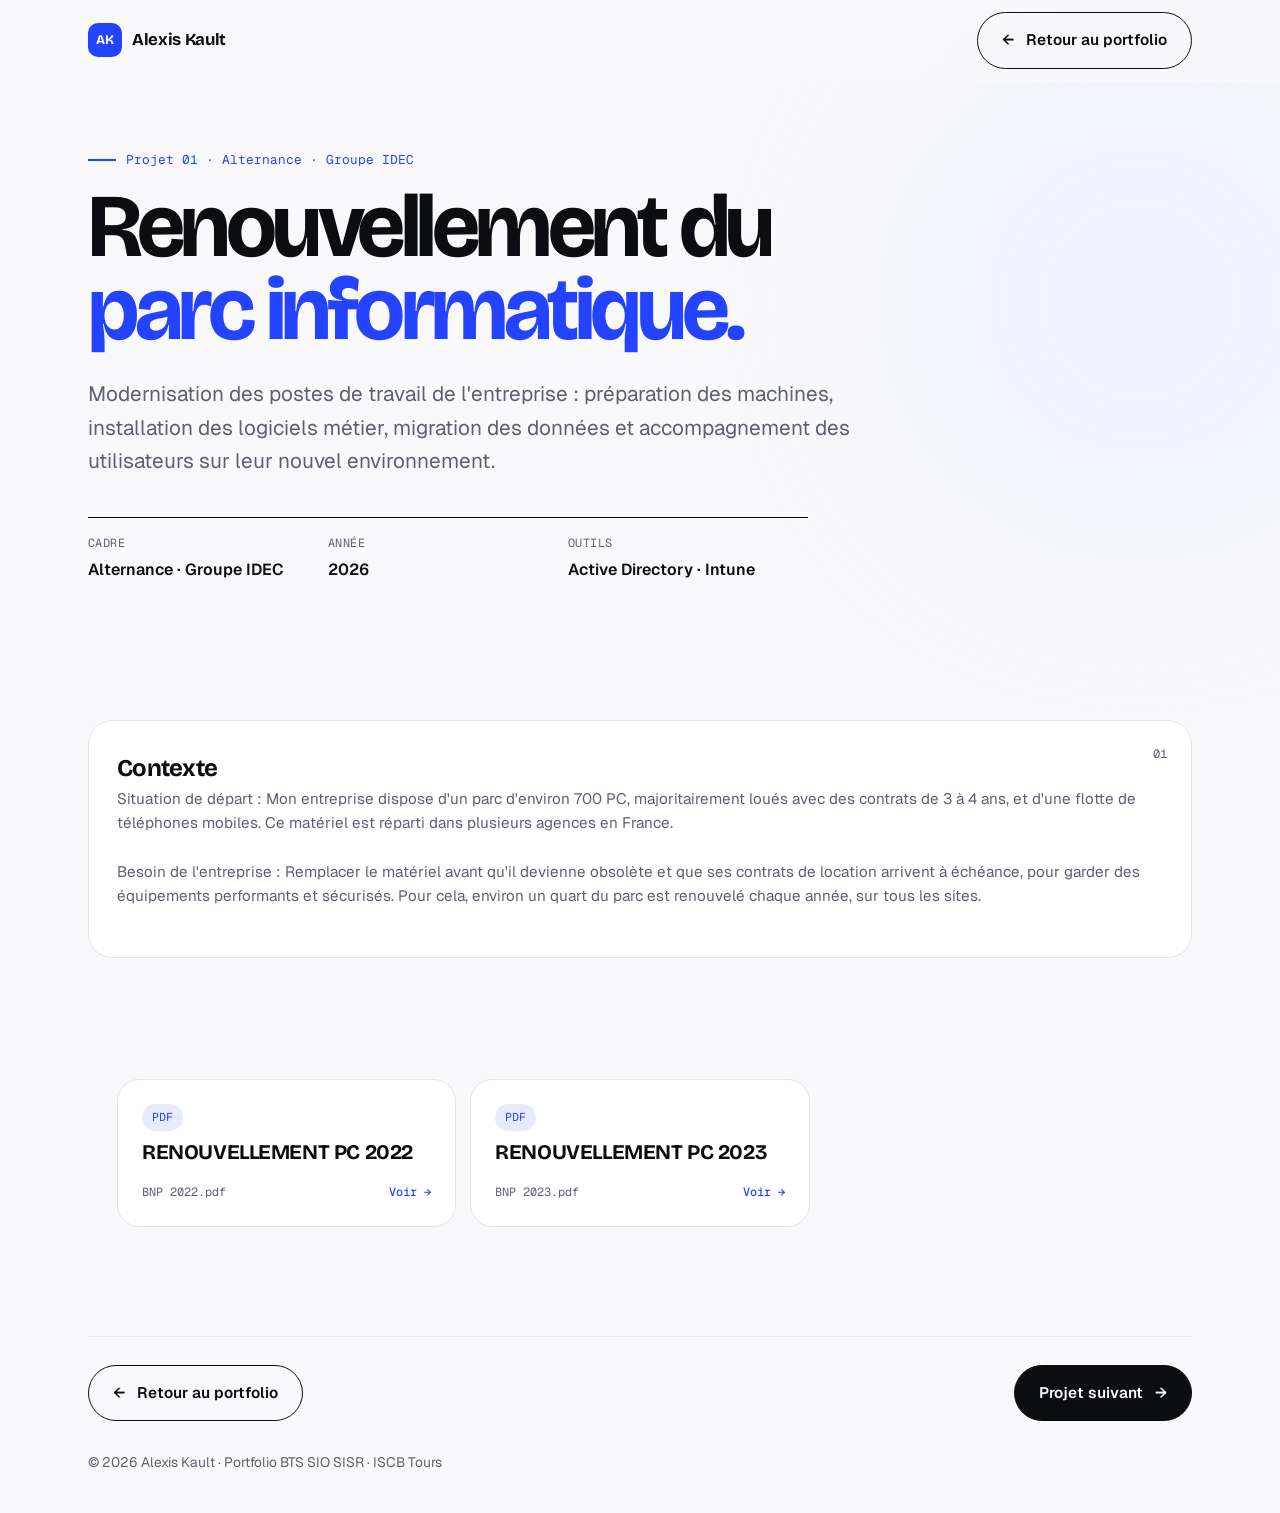
<file: projet-1.html>
<!DOCTYPE html>
<html lang="fr"><head>
<meta charset="utf-8">
<meta name="viewport" content="width=device-width, initial-scale=1">
<title>Renouvellement du parc informatique · Alexis Kault</title>
<meta name="description" content="Renouvellement du parc informatique : projet réalisé par Alexis Kault dans le cadre du BTS SIO SISR.">
<link rel="icon" href="data:image/svg+xml,%3Csvg xmlns='http://www.w3.org/2000/svg' viewBox='0 0 64 64'%3E%3Crect width='64' height='64' rx='16' fill='%232443ff'/%3E%3Ctext x='32' y='43' font-family='Arial' font-weight='800' font-size='30' fill='white' text-anchor='middle'%3EAK%3C/text%3E%3C/svg%3E">
<script>document.documentElement.classList.add("js");try{var t=localStorage.getItem('ak-theme');if(t)document.documentElement.dataset.theme=t}catch(e){}</script>
<link rel="preconnect" href="https://fonts.googleapis.com">
<link rel="preconnect" href="https://fonts.gstatic.com" crossorigin="">
<link href="https://fonts.googleapis.com/css2?family=Bricolage+Grotesque:opsz,wght@12..96,400..800&amp;family=Geist:wght@400;500;600&amp;family=Geist+Mono:wght@400;500&amp;display=swap" rel="stylesheet">
<link rel="stylesheet" href="style.css">
<style>@keyframes ak-show{to{opacity:1;transform:none;filter:none}}.js .rv,.js .chips li{animation:ak-show .01s linear 2.5s forwards}</style>

</head>
<body>
<div class="prog" id="prog" aria-hidden="true"></div>
<header class="bar">
  <div class="wrap">
    <a class="logo" href="index.html"><i>AK</i>Alexis Kault</a>
    <a class="btn back" href="index.html#projets"><span class="ar" style="transform:none">←</span> Retour au portfolio</a>
  </div>
</header>
<main>
<section class="pj-hero">
  <span class="blob a" aria-hidden="true"></span>
  <div class="wrap">
    <p class="kicker rv" data-edit="kicker">Projet 01 · Alternance · Groupe IDEC</p>
    <h1 class="rv" style="--d:1">Renouvellement du <em>parc informatique.</em></h1>
    <p class="lead rv" style="--d:2" data-edit="lead">Modernisation des postes de travail de l'entreprise : préparation des machines, installation des logiciels métier, migration des données et accompagnement des utilisateurs sur leur nouvel environnement.</p>
    <dl class="facts rv" style="--d:3">
      <div><dt>Cadre</dt><dd data-edit="cadre">Alternance · Groupe IDEC</dd></div>
      <div><dt>Année</dt><dd data-edit="annee">2026</dd></div>
      <div><dt>Outils</dt><dd data-edit="outils">Active Directory · Intune</dd></div>
    </dl>
  </div>
</section>

<section class="s" style="padding-top:40px">
  <div class="wrap">
    <!-- Remplace les textes « À compléter » par ton contenu. -->
    <div class="pj-grid">
      <article class="tile full rv" style="display:block"><span class="n">01</span><h3 data-edit="t-contexte">Contexte</h3><p data-edit="contexte">À compléter : situation de départ, besoin de l'entreprise.</p></article>
      <article class="tile full rv" style="display:block"><span class="n">02</span><h3 data-edit="t-captures">Captures d'écran</h3><p style="margin-bottom:16px" data-edit="doc-txt">Captures des configurations Active Directory et Intune réalisées pendant le projet. Cliquez sur un document pour l'ouvrir.</p>
        <div class="drop pj-only" id="pdrop"><input id="pfile" type="file" multiple="" accept="application/pdf" aria-describedby="pdrop-t"><span class="drop-ico" aria-hidden="true">↑</span><span id="pdrop-t"><b>Dépose ton PDF ici</b><br><span class="hint">ou clique pour choisir · 15 Mo max par fichier</span></span></div>
        <div class="docs" id="pdocs"></div></article>
    </div>
    <nav class="pj-nav" aria-label="Navigation entre projets">
      <a class="btn" href="index.html#projets"><span>←</span> Retour au portfolio</a>
      <a class="btn solid" href="projet-2.html">Projet suivant <span class="ar">→</span></a>
    </nav>
  </div>
</section>
</main>
<footer><div class="wrap"><span>© 2026 Alexis Kault · Portfolio BTS SIO SISR · ISCB Tours</span></div></footer>
<dialog class="dlg dv" id="dv" aria-labelledby="dv-t">
  <div class="dv-head"><span class="cat" id="dv-cat"></span><span class="dv-date" id="dv-d"></span><button type="button" class="x" id="dv-x" aria-label="Fermer">✕</button></div>
  <div class="dv-body"><h3 id="dv-t"></h3><div id="dv-f"></div></div>
</dialog>
<dialog class="dlg" id="lock" aria-labelledby="lockt">
  <form id="lockf" class="dlg-in">
    <h3 id="lockt">Mode édition</h3>
    <label for="pw">Mot de passe<input id="pw" type="password" autocomplete="current-password" required=""></label>
    <p class="hint" id="pwerr" role="alert" style="color:#d33;min-height:1.2em"></p>
    <div class="row-btn"><button class="btn" type="button" id="lockc">Annuler</button><button class="btn solid" type="submit">Déverrouiller</button></div>
  </form>
</dialog>
<div class="edit-bar fixed" role="status"><span><b>Mode édition.</b> Clique sur un texte encadré (titres, cadre, année, outils, contexte) pour le modifier, dépose ton PDF, puis exporte <b>projet-1.html</b>.</span><span class="acts"><button class="btn" type="button" id="exp">Exporter en HTML</button><button class="btn" type="button" id="quit">Quitter</button></span></div>
<div class="toast" id="toast" role="status" aria-live="polite"></div>
<script>
(function(){
  var root=document.documentElement,calm=matchMedia('(prefers-reduced-motion: reduce)').matches,prog=document.getElementById('prog'),bar=document.querySelector('.bar');
  function onScroll(){var m=root.scrollHeight-innerHeight;prog.style.transform='scaleX('+(m>0?scrollY/m:0)+')';bar.classList.toggle('scrolled',scrollY>20)}
  addEventListener('scroll',onScroll,{passive:true});onScroll();
  document.querySelectorAll('.chips').forEach(function(ul){[].forEach.call(ul.children,function(li,i){li.style.setProperty('--c',i)})});
  var rvs=[].slice.call(document.querySelectorAll('.rv'));
  if(calm||!('IntersectionObserver' in window)){rvs.forEach(function(e){e.classList.add('in')});return}
  var io=new IntersectionObserver(function(es){es.forEach(function(e){if(e.isIntersecting){e.target.classList.add('in');io.unobserve(e.target)}})},{threshold:.12});
  rvs.forEach(function(e){io.observe(e)});
})();
</script>
<script id="page-data">window.PAGE = {"text":{"contexte":"Situation de départ : Mon entreprise dispose d'un parc d'environ 700 PC, majoritairement loués avec des contrats de 3 à 4 ans, et d'une flotte de téléphones mobiles. Ce matériel est réparti dans plusieurs agences en France.\n\nBesoin de l'entreprise : Remplacer le matériel avant qu'il devienne obsolète et que ses contrats de location arrivent à échéance, pour garder des équipements performants et sécurisés. Pour cela, environ un quart du parc est renouvelé chaque année, sur tous les sites.","doc-txt":"Suivi du renouvellement du parc PC\n"},"schema":null,"docs":[{"name":"BNP 2022.pdf","type":"application/pdf","data":"[data-uri]","title":"RENOUVELLEMENT PC 2022"},{"name":"BNP 2023.pdf","type":"application/pdf","data":"[data-uri]","title":"RENOUVELLEMENT PC 2023"}]};</script>
<script>
(function(){
  var SRC='<!DOCTYPE html>\n'+document.documentElement.outerHTML.replace(/^<html[^>]*>/,'<html lang="fr">');
  var KEY='ak-projet-1',body=document.body,P=JSON.parse(JSON.stringify(window.PAGE||{}));P.text=P.text||{};P.docs=P.docs||[];
  var HASH='8a58ea9d6d5bae1452634348f8eb0570c50b50aaf249a1b7358eef8becca081c',ok=false;try{ok=sessionStorage.getItem('ak-edit')===HASH}catch(e){}
  function editing(){return location.hash==='#edition'&&ok}
  function esc(x){return String(x||'').replace(/[&<>"']/g,function(c){return{'&':'&amp;','<':'&lt;','>':'&gt;','"':'&quot;',"'":'&#39;'}[c]})}
  var toastEl=document.getElementById('toast'),tt;
  function toast(m){toastEl.textContent=m;toastEl.classList.add('on');clearTimeout(tt);tt=setTimeout(function(){toastEl.classList.remove('on')},2200)}
  function idb(){return new Promise(function(res,rej){var r=indexedDB.open('ak-pages',1);r.onupgradeneeded=function(){r.result.createObjectStore('kv')};r.onsuccess=function(){res(r.result)};r.onerror=function(){rej(r.error)}})}
  function loadDraft(){return idb().then(function(db){return new Promise(function(res){var q=db.transaction('kv').objectStore('kv').get(KEY);q.onsuccess=function(){res(q.result)};q.onerror=function(){res(null)}})}).catch(function(){return null})}
  var st;function save(){clearTimeout(st);st=setTimeout(function(){idb().then(function(db){db.transaction('kv','readwrite').objectStore('kv').put(P,KEY)}).catch(function(){toast("Impossible d'enregistrer : exporte tout de suite")})},250)}
  function readFile(f,re,cb){if(!f)return;if(!re.test(f.type)){toast('Format non pris en charge : '+f.name);return}if(f.size>15728640){toast('Fichier trop lourd : '+f.name);return}
    var r=new FileReader();r.onload=function(){cb({name:f.name,type:f.type,data:r.result})};r.readAsDataURL(f)}
  function toBlob(u){var p=u.split(','),bin=atob(p[1]),a=new Uint8Array(bin.length);for(var i=0;i<bin.length;i++)a[i]=bin.charCodeAt(i);return new Blob([a],{type:p[0].slice(5).split(';')[0]})}

  // Textes
  var eds=[].slice.call(document.querySelectorAll('[data-edit]'));
  eds.forEach(function(el){el.addEventListener('input',function(){P.text[el.dataset.edit]=el.innerText;save()})});
  function renderText(){eds.forEach(function(el){var v=P.text[el.dataset.edit];if(v!=null&&document.activeElement!==el)el.textContent=v;
    if(editing()){el.setAttribute('contenteditable','plaintext-only');if(el.contentEditable!=='plaintext-only')el.setAttribute('contenteditable','true')}else el.removeAttribute('contenteditable')})}

  // Documentation
  var list=document.getElementById('pdocs'),drop=document.getElementById('pdrop'),fin=document.getElementById('pfile');
  function renderDocs(){
    if(!P.docs.length){list.innerHTML='<div class="empty" style="grid-column:1/-1">'+(editing()?'Aucun document pour le moment : dépose ton PDF au-dessus.':'Les documents de ce projet arrivent bientôt.')+'</div>';return}
    list.innerHTML=P.docs.map(function(d,i){var pdf=d.type==='application/pdf';
      return '<article class="doc" tabindex="0" role="button" data-i="'+i+'" aria-label="Ouvrir '+esc(d.title)+'"><span class="cat">'+(pdf?'PDF':'Image')+'</span><h4 data-t="'+i+'">'+esc(d.title)+'</h4><span class="foot"><span>'+esc(d.name)+'</span><b>Voir →</b></span><button class="del" type="button" data-del="'+i+'" aria-label="Supprimer '+esc(d.title)+'">✕</button></article>'}).join('');
    if(editing())[].forEach.call(list.querySelectorAll('h4[data-t]'),function(h){h.setAttribute('contenteditable','true');h.title='Clique pour renommer'})}
  function add(files){[].forEach.call(files,function(f){readFile(f,/^application\/pdf$/,function(x){x.title=f.name.replace(/\.[^.]+$/,'').replace(/[_-]+/g,' ');P.docs.push(x);save();renderDocs();toast('Document ajouté ✓')})})}
  fin.addEventListener('change',function(){add(fin.files);fin.value=''});
  ['dragenter','dragover'].forEach(function(ev){drop.addEventListener(ev,function(e){e.preventDefault();drop.classList.add('over')})});
  ['dragleave','drop'].forEach(function(ev){drop.addEventListener(ev,function(e){e.preventDefault();drop.classList.remove('over')})});
  drop.addEventListener('drop',function(e){add(e.dataTransfer.files)});
  list.addEventListener('input',function(e){var h=e.target.closest('h4[data-t]');if(h){P.docs[+h.dataset.t].title=h.innerText.trim();save()}});
  list.addEventListener('click',function(e){
    if(editing()&&e.target.closest('h4[data-t]'))return;
    var d=e.target.closest('[data-del]');if(d){e.stopPropagation();if(d.dataset.sure!=='1'){d.dataset.sure='1';d.textContent='?';toast('Clique encore pour confirmer la suppression');return}P.docs.splice(+d.dataset.del,1);save();renderDocs();toast('Document supprimé');return}
    var c=e.target.closest('.doc');if(c)view(+c.dataset.i)});
  list.addEventListener('keydown',function(e){var c=e.target.closest('.doc');if(c&&e.target===c&&(e.key==='Enter'||e.key===' ')){e.preventDefault();view(+c.dataset.i)}});
  var dv=document.getElementById('dv'),blob=null;
  function view(i){var d=P.docs[i];if(!d)return;if(blob)URL.revokeObjectURL(blob);blob=URL.createObjectURL(toBlob(d.data));
    document.getElementById('dv-cat').textContent=d.type==='application/pdf'?'PDF':'Image';document.getElementById('dv-d').textContent=d.name;document.getElementById('dv-t').textContent=d.title;
    document.getElementById('dv-f').innerHTML=(d.type==='application/pdf'?'<iframe class="dv-pdf" src="'+blob+'#view=FitH" title="'+esc(d.title)+'"></iframe>':'<img class="dv-img" src="'+blob+'" alt="'+esc(d.title)+'">')+
      '<div class="dv-acts"><a class="btn solid" href="'+blob+'" target="_blank" rel="noopener">Ouvrir en plein écran <span class="ar">→</span></a><a class="btn" href="'+blob+'" download="'+esc(d.name)+'">Télécharger</a></div>';
    dv.showModal();document.getElementById('dv-x').focus()}
  document.getElementById('dv-x').addEventListener('click',function(){dv.close()});
  dv.addEventListener('click',function(e){if(e.target===dv)dv.close()});

  // Mot de passe + export
  var lock=document.getElementById('lock'),lockf=document.getElementById('lockf'),pw=document.getElementById('pw'),pwerr=document.getElementById('pwerr');
  function sha(t){return crypto.subtle.digest('SHA-256',new TextEncoder().encode(t)).then(function(b){return [].map.call(new Uint8Array(b),function(x){return x.toString(16).padStart(2,'0')}).join('')})}
  function all(){body.classList.toggle('editing',editing());renderText();renderDocs()}
  function ask(){if(location.hash==='#edition'&&!ok&&!lock.open){lockf.reset();pwerr.textContent='';lock.showModal();pw.focus()}}
  function leave(){history.replaceState(null,'',location.pathname);all()}
  document.getElementById('lockc').addEventListener('click',function(){lock.close();leave()});
  lock.addEventListener('cancel',function(){setTimeout(leave)});
  lockf.addEventListener('submit',function(e){e.preventDefault();
    if(!window.crypto||!crypto.subtle){pwerr.textContent='Déverrouillage impossible ici : ouvre la page depuis ton site en ligne (https).';return}
    sha('ak-portfolio:'+pw.value).then(function(h){if(h===HASH){ok=true;try{sessionStorage.setItem('ak-edit',HASH)}catch(x){}lock.close();all();toast('Mode édition activé')}else{pwerr.textContent='Mot de passe incorrect.';pw.select()}})});
  document.getElementById('quit').addEventListener('click',function(){ok=false;try{sessionStorage.removeItem('ak-edit')}catch(x){}leave()});
  document.getElementById('exp').addEventListener('click',function(){
    var out=SRC.replace(/<script id="page-data">[\s\S]*?<\/script>/,function(){return '<script id="page-data">window.PAGE = '+JSON.stringify(P).replace(/</g,'\\u003c')+';<\/script>'});
    try{var a=document.createElement('a');a.href=URL.createObjectURL(new Blob([out],{type:'text/html'}));a.download='projet-1.html';document.body.appendChild(a);a.click();a.remove();toast('projet-1.html téléchargé')}catch(x){toast('Téléchargement bloqué ici')}});
  addEventListener('hashchange',function(){all();ask()});
  all();
  if(location.hash==='#edition')loadDraft().then(function(d){if(d){P=d;P.text=P.text||{};P.docs=P.docs||[];all()}ask()});
})();
</script></body></html>
</file>
<file: style.css>
/* DA : éditorial suisse. Blanc franc, encre noire, un seul bleu cobalt. Grandes typos, bandeau défilant, grille bento. */
:root{
  color-scheme:light;
  --bg:#f9f9fb;
  --card:#ffffff;
  --ink:#0c0d12;
  --mute:#5d6070;
  --line:#e3e4ea;
  --blue:#2443ff;
  --blue-soft:#e8ebff;
  --on-blue:#ffffff;
  --f-display:"Bricolage Grotesque","Arial Black",system-ui,sans-serif;
  --f-body:"Geist",system-ui,-apple-system,"Segoe UI",sans-serif;
  --f-mono:"Geist Mono",ui-monospace,Consolas,monospace;
  --ease:cubic-bezier(.2,.8,.2,1);
}
@media (prefers-color-scheme:dark){
  :root:not([data-theme="light"]){
    color-scheme:dark;
    --bg:#0b0c11;--card:#13151d;--ink:#f1f2f6;--mute:#9a9db0;--line:#252836;
    --blue:#6b82ff;--blue-soft:#1b2042;--on-blue:#0b0c11;
  }
}
:root[data-theme="dark"]{
  color-scheme:dark;
  --bg:#0b0c11;--card:#13151d;--ink:#f1f2f6;--mute:#9a9db0;--line:#252836;
  --blue:#6b82ff;--blue-soft:#1b2042;--on-blue:#0b0c11;
}

*{box-sizing:border-box}
html{scroll-behavior:smooth;scroll-padding-top:84px}
body{margin:0;background:var(--bg);color:var(--ink);font:17px/1.6 var(--f-body);-webkit-font-smoothing:antialiased;transition:background .4s,color .4s}
h1,h2,h3{margin:0;text-wrap:balance;font-family:var(--f-display);font-weight:700;letter-spacing:-.03em}
p{margin:0}
a{color:inherit}
img{max-width:100%}
:focus-visible{outline:2px solid var(--blue);outline-offset:3px;border-radius:6px}
.wrap{max-width:1200px;margin:0 auto;padding:0 clamp(18px,4vw,48px)}
.mono{font-family:var(--f-mono)}
.skip{position:absolute;left:-999px;top:8px;background:var(--blue);color:var(--on-blue);padding:8px 14px;border-radius:8px;z-index:100}
.skip:focus{left:8px}

/* ---------- En-tête ---------- */
.bar{position:fixed;top:0;left:0;right:0;z-index:40;padding:12px 0;background:color-mix(in srgb,var(--bg) 78%,transparent);backdrop-filter:blur(14px);-webkit-backdrop-filter:blur(14px);border-bottom:1px solid transparent;transition:border-color .3s,padding .3s}
.bar.scrolled{border-bottom-color:var(--line);padding:8px 0}
.bar .wrap{display:flex;align-items:center;justify-content:space-between;gap:16px}
.pill{pointer-events:auto;display:flex;align-items:center;gap:4px;background:color-mix(in srgb,var(--card) 82%,transparent);backdrop-filter:blur(14px);-webkit-backdrop-filter:blur(14px);border:1px solid var(--line);border-radius:999px;padding:6px}
.logo{pointer-events:auto;display:flex;align-items:center;gap:10px;text-decoration:none;font-family:var(--f-display);font-weight:700;font-size:1.05rem;letter-spacing:-.02em}
.logo i{width:34px;height:34px;border-radius:10px;background:var(--blue);color:var(--on-blue);display:grid;place-items:center;font-style:normal;font-size:.82rem;transition:transform .5s var(--ease)}
.logo:hover i{transform:rotate(-12deg)}
.pill nav{display:flex;gap:2px}
.pill nav a{position:relative;font-size:.86rem;font-weight:500;text-decoration:none;color:var(--mute);padding:8px 14px;border-radius:999px;transition:color .25s}
.pill nav a:hover{color:var(--ink)}
.pill nav a.on{color:var(--on-blue)}
.pill .ind{position:absolute;top:6px;height:calc(100% - 12px);border-radius:999px;background:var(--blue);transition:left .45s var(--ease),width .45s var(--ease),opacity .3s;opacity:0;z-index:-1}
.pill nav{position:relative;isolation:isolate}
.icon-btn{pointer-events:auto;width:44px;height:44px;border-radius:999px;border:1px solid var(--line);background:color-mix(in srgb,var(--card) 82%,transparent);backdrop-filter:blur(14px);color:var(--ink);cursor:pointer;display:grid;place-items:center;transition:transform .3s var(--ease),border-color .3s}
.icon-btn:hover{border-color:var(--blue);transform:rotate(20deg)}
.icon-btn svg{width:18px;height:18px}
.burger{display:none}
.right-ctl{display:flex;gap:8px;pointer-events:auto}

/* menu mobile */
.drawer{position:fixed;inset:0;z-index:39;background:var(--bg);display:flex;flex-direction:column;justify-content:center;padding:0 28px;opacity:0;pointer-events:none;transition:opacity .35s}
.drawer a{font-family:var(--f-display);font-weight:700;font-size:clamp(2rem,9vw,3rem);letter-spacing:-.03em;text-decoration:none;padding:4px 0;transform:translateY(20px);opacity:0;transition:transform .5s var(--ease),opacity .5s,color .2s}
.drawer a:hover{color:var(--blue)}
.drawer a small{font-family:var(--f-mono);font-size:.8rem;color:var(--mute);margin-right:14px;letter-spacing:0;vertical-align:middle}
body.menu .drawer{opacity:1;pointer-events:auto}
body.menu .drawer a{transform:none;opacity:1}
body.menu .drawer a:nth-child(2){transition-delay:.04s}body.menu .drawer a:nth-child(3){transition-delay:.08s}body.menu .drawer a:nth-child(4){transition-delay:.12s}body.menu .drawer a:nth-child(5){transition-delay:.16s}body.menu .drawer a:nth-child(6){transition-delay:.2s}body.menu .drawer a:nth-child(7){transition-delay:.24s}

/* ---------- Hero ---------- */
.hero{padding:150px 0 70px;position:relative;overflow:hidden}
.blob{position:absolute;z-index:-1;border-radius:50%;filter:blur(70px);opacity:.55;pointer-events:none}
.blob.a{width:520px;height:520px;background:var(--blue-soft);right:-120px;top:40px;animation:float 14s ease-in-out infinite}
.blob.b{width:300px;height:300px;background:color-mix(in srgb,var(--blue) 25%,transparent);right:220px;top:300px;animation:float 18s ease-in-out infinite reverse}
@keyframes float{0%,100%{transform:translate(0,0)}50%{transform:translate(-40px,30px)}}
.badge{display:inline-flex;align-items:center;gap:10px;font-size:.88rem;font-weight:500;padding:8px 16px 8px 10px;border:1px solid var(--line);border-radius:999px;background:var(--card)}
.badge i{width:10px;height:10px;border-radius:50%;background:#1fbf6a;position:relative}
.badge i::after{content:"";position:absolute;inset:0;border-radius:50%;background:#1fbf6a;animation:ping 1.8s var(--ease) infinite}
@keyframes ping{to{transform:scale(2.6);opacity:0}}
.hero h1{font-size:clamp(3.6rem,13vw,11.5rem);line-height:.86;letter-spacing:-.055em;margin:28px 0 0;font-weight:800}
.hero h1 .ln{display:block;overflow:hidden;padding-bottom:.06em}
.hero h1 .ln span{display:inline-block}
.hero h1 .ln:nth-child(2){padding-left:clamp(0px,8vw,140px)}
.hero h1 em{font-style:normal;color:var(--blue)}
.hero-low{display:grid;grid-template-columns:1.2fr 1fr;gap:48px;align-items:end;margin-top:44px}
.hero-low p.lead{font-size:clamp(1.15rem,1.9vw,1.4rem);line-height:1.5;max-width:34ch;color:var(--mute)}
.hero-low p.lead b{color:var(--ink);font-weight:600}
.rot{display:inline-grid;vertical-align:bottom;overflow:hidden;height:1.5em;color:var(--blue);font-weight:600}
.rot span{grid-area:1/1;transform:translateY(110%);transition:transform .6s var(--ease)}
.rot span.on{transform:none}
.rot span.out{transform:translateY(-110%)}
.facts{display:grid;grid-template-columns:repeat(3,1fr);border-top:1px solid var(--ink)}
.facts div{padding:16px 16px 0 0}
.facts dt{font-family:var(--f-mono);font-size:.74rem;color:var(--mute);text-transform:uppercase;letter-spacing:.04em}
.facts dd{margin:4px 0 0;font-weight:600;font-size:1rem}
.cta{display:flex;flex-wrap:wrap;gap:12px;margin-top:32px}
.btn{position:relative;display:inline-flex;align-items:center;gap:12px;padding:15px 24px;border-radius:999px;font-weight:600;font-size:.96rem;text-decoration:none;border:1.5px solid var(--ink);overflow:hidden;isolation:isolate;transition:color .35s,transform .2s;cursor:pointer;background:none;color:var(--ink);font-family:inherit}
.btn::before{content:"";position:absolute;left:50%;top:100%;width:140%;aspect-ratio:1;border-radius:50%;background:var(--blue);transform:translate(-50%,0) scale(0);transition:transform .55s var(--ease);z-index:-1}
.btn:hover::before{transform:translate(-50%,-60%) scale(1)}
.btn:hover{color:var(--on-blue);border-color:var(--blue)}
.btn:active{transform:scale(.97)}
.btn.solid{background:var(--ink);color:var(--bg)}
.btn.solid:hover{color:var(--on-blue)}
.btn .ar{display:inline-block;transition:transform .35s var(--ease)}
.btn:hover .ar{transform:translateX(5px) rotate(-45deg)}

/* ---------- Bandeau défilant ---------- */

/* ---------- Sections ---------- */
section.s{padding:clamp(90px,12vw,150px) 0 0}
.s-head{display:flex;justify-content:space-between;align-items:end;gap:32px;margin-bottom:52px;flex-wrap:wrap}
.kicker{font-family:var(--f-mono);font-size:.8rem;color:var(--blue);display:flex;align-items:center;gap:10px;margin-bottom:16px}
.kicker::before{content:"";width:28px;height:1.5px;background:currentColor}
.s-head h2{font-size:clamp(2.4rem,6vw,4.6rem);line-height:.95;max-width:14ch}
.s-head h2 em{font-style:normal;color:var(--mute)}
.s-head p{max-width:38ch;color:var(--mute)}

/* Parcours */
.path{border-top:1px solid var(--line)}
.row{display:grid;grid-template-columns:220px 1fr 1fr;gap:32px;padding:34px 0;border-bottom:1px solid var(--line);position:relative;transition:padding .45s var(--ease)}
.row::before{content:"";position:absolute;left:0;right:0;top:0;bottom:0;background:var(--blue-soft);transform:scaleY(0);transform-origin:50% 100%;transition:transform .45s var(--ease);z-index:-1;border-radius:4px}
.row:hover{padding-left:20px;padding-right:20px}
.row:hover::before{transform:scaleY(1)}
.row .yr{font-family:var(--f-display);font-weight:700;font-size:clamp(1.8rem,3.4vw,2.6rem);letter-spacing:-.03em;line-height:1}
.row h3{font-size:1.6rem;line-height:1.1}
.row .sp{color:var(--blue);font-weight:600;margin-top:6px}
.row p{color:var(--mute)}
.row .now{display:inline-flex;align-items:center;gap:6px;font-family:var(--f-mono);font-size:.72rem;background:var(--blue);color:var(--on-blue);padding:3px 10px;border-radius:999px;margin-top:10px}


/* Parcours : timeline verticale */
.tl{position:relative;display:grid;gap:44px;padding:8px 0}
.tl::before,.tl::after{content:"";position:absolute;left:50%;top:0;bottom:0;width:2px;margin-left:-1px;background:var(--line);border-radius:2px}
.tl::after{background:var(--blue);transform-origin:50% 0;transform:scaleY(var(--tl,0));transition:transform .15s linear}
.ev{position:relative;width:calc(50% - 52px);display:grid;grid-template-columns:150px 1fr;gap:26px;align-items:center;background:var(--card);border:1px solid var(--line);border-radius:28px;padding:26px;transition:border-color .3s,box-shadow .45s,transform .45s var(--ease)}
.ev:nth-child(even){justify-self:end}
.ev:hover{border-color:var(--blue);box-shadow:0 30px 60px -40px color-mix(in srgb,var(--blue) 70%,transparent)}
.ev::after{content:"";position:absolute;top:50%;right:-62px;width:18px;height:18px;margin-top:-9px;border-radius:50%;background:var(--bg);border:3px solid var(--blue);z-index:1}
.ev:nth-child(even)::after{right:auto;left:-62px}
.ev.cur::after{background:var(--blue);animation:pulse 1.8s var(--ease) infinite}
@keyframes pulse{0%{box-shadow:0 0 0 0 color-mix(in srgb,var(--blue) 50%,transparent)}80%,100%{box-shadow:0 0 0 12px transparent}}
.ev .lg{aspect-ratio:1;border-radius:22px;background:var(--blue-soft);border:1.5px dashed color-mix(in srgb,var(--blue) 40%,transparent);display:grid;place-items:center;text-align:center;overflow:hidden;color:var(--blue);font-family:var(--f-display);font-weight:800;font-size:1.5rem;letter-spacing:-.02em;transition:transform .5s var(--ease)}
.ev .lg small{display:block;font-family:var(--f-mono);font-weight:400;font-size:.62rem;letter-spacing:0;opacity:.75;margin-top:4px}
.ev .lg img{width:100%;height:100%;object-fit:contain;background:#fff;padding:12px}
.ev .lg:has(img){border-style:solid;border-color:var(--line)}
.ev:hover .lg{transform:scale(1.04) rotate(-2deg)}
.ev .yr{font-family:var(--f-mono);font-size:.8rem;color:var(--blue);margin-bottom:6px}
.ev h3{font-size:1.55rem;line-height:1.1}
.ev .sp{font-weight:600;margin:6px 0 8px}
.ev p{color:var(--mute);font-size:.95rem}
.ev .now{display:inline-flex;font-family:var(--f-mono);font-size:.72rem;background:var(--blue);color:var(--on-blue);padding:3px 10px;border-radius:999px;margin-top:12px}
.js .ev{opacity:0;transform:translateX(-70px) scale(.94);filter:blur(8px);transition:opacity .9s var(--ease),transform .9s var(--ease),filter .9s var(--ease),border-color .3s,box-shadow .45s}
.js .ev:nth-child(even){transform:translateX(70px) scale(.94)}
.js .ev.show{opacity:1;transform:none;filter:none}
.js .ev::after{transform:scale(0);transition:transform .5s var(--ease) .15s,background .3s}
.js .ev.show::after{transform:scale(1)}
.js .ev .lg{opacity:0;transform:scale(.55) rotate(-10deg);transition:opacity .7s var(--ease) .25s,transform .8s var(--ease) .25s}
.js .ev.show .lg{opacity:1;transform:none}
.js .ev.show:hover .lg{transform:scale(1.04) rotate(-2deg);transition-delay:0s}
.js .ev > div > *{opacity:0;transform:translateY(14px);transition:opacity .6s var(--ease),transform .6s var(--ease)}
.js .ev.show > div > *{opacity:1;transform:none}
.js .ev.show > div > :nth-child(1){transition-delay:.3s}.js .ev.show > div > :nth-child(2){transition-delay:.4s}.js .ev.show > div > :nth-child(3){transition-delay:.5s}.js .ev.show > div > :nth-child(4){transition-delay:.6s}.js .ev.show > div > :nth-child(5){transition-delay:.7s}
@media (max-width:980px){
  .tl::before,.tl::after{left:14px}
  .ev,.ev:nth-child(even){width:calc(100% - 44px);justify-self:end}
  .ev::after,.ev:nth-child(even)::after{left:-39px;right:auto}
  .js .ev:nth-child(even){transform:translateX(-70px) scale(.94)}
  .js .ev.show{transform:none}
}
@media (max-width:640px){.ev{grid-template-columns:1fr;gap:16px;padding:20px}.ev .lg{width:110px}}

/* Compétences : bento */
.bento{display:grid;grid-template-columns:repeat(6,1fr);gap:14px}
.tile{grid-column:span 2;background:var(--card);border:1px solid var(--line);border-radius:24px;padding:28px;position:relative;overflow:hidden;transition:transform .45s var(--ease),border-color .3s,box-shadow .45s}
.tile.big{grid-column:span 3}
.tile.full{grid-column:span 6;display:flex;gap:28px;align-items:center;flex-wrap:wrap}
.tile:hover{transform:translateY(-6px);border-color:var(--blue);box-shadow:0 30px 60px -40px color-mix(in srgb,var(--blue) 70%,transparent)}
.tile .ico{width:48px;height:48px;border-radius:14px;background:var(--blue-soft);color:var(--blue);display:grid;place-items:center;margin-bottom:22px;transition:background .3s,color .3s,transform .5s var(--ease)}
.tile:hover .ico{background:var(--blue);color:var(--on-blue);transform:rotate(-8deg) scale(1.05)}
.tile .ico svg{width:24px;height:24px}
.tile h3{font-size:1.5rem;margin-bottom:6px}
.tile > p{color:var(--mute);font-size:.95rem;margin-bottom:20px}
.tile.full h3{margin:0}
.chips{display:flex;flex-wrap:wrap;gap:6px;list-style:none;margin:0;padding:0}
.chips li{font-size:.82rem;font-weight:500;padding:6px 12px;border-radius:999px;background:var(--bg);border:1px solid var(--line);transition:background .25s,color .25s,border-color .25s,transform .25s}
.chips li.k{background:var(--ink);color:var(--bg);border-color:var(--ink)}
.chips li:hover{background:var(--blue);color:var(--on-blue);border-color:var(--blue);transform:translateY(-2px)}
.tile .n{position:absolute;right:24px;top:24px;font-family:var(--f-mono);font-size:.76rem;color:var(--mute)}

/* Projets */
.proj{display:grid;gap:18px}
.p-card{display:grid;grid-template-columns:1fr 1fr;border-radius:28px;overflow:hidden;background:var(--card);border:1px solid var(--line);transition:transform .5s var(--ease),box-shadow .5s}
.p-card:hover{transform:translateY(-6px);box-shadow:0 40px 70px -50px color-mix(in srgb,var(--ink) 60%,transparent)}
.p-vis{background:var(--blue);color:var(--on-blue);padding:34px;display:flex;flex-direction:column;justify-content:space-between;min-height:300px;position:relative;overflow:hidden}
.p-card:nth-child(2) .p-vis{background:var(--ink);color:var(--bg)}
.p-vis .big{font-family:var(--f-display);font-weight:800;font-size:clamp(6rem,14vw,10rem);line-height:.8;letter-spacing:-.06em;transition:transform .6s var(--ease)}
.p-card:hover .p-vis .big{transform:translateX(12px)}
.p-vis .ring{position:absolute;right:-60px;bottom:-60px;width:240px;height:240px;border:1.5px solid currentColor;border-radius:50%;opacity:.25;transition:transform .8s var(--ease)}
.p-vis .ring.r2{width:160px;height:160px;right:-20px;bottom:-20px}
.p-card:hover .ring{transform:scale(1.25)}
.p-vis .tag{font-family:var(--f-mono);font-size:.8rem;opacity:.85}
.p-body{padding:36px;display:flex;flex-direction:column;gap:16px}
.p-body h3{font-size:clamp(1.6rem,2.6vw,2.1rem);line-height:1.05}
.p-body p{color:var(--mute)}
a.p-card{text-decoration:none;color:inherit}
.p-more{display:inline-flex;align-items:center;gap:8px;font-weight:600;color:var(--blue)}
.p-more .ar{transition:transform .35s var(--ease)}
.p-card:hover .p-more .ar{transform:translateX(6px)}
.p-meta{display:flex;flex-wrap:wrap;gap:8px;margin-top:auto}
.p-meta span{font-family:var(--f-mono);font-size:.74rem;padding:5px 10px;border-radius:6px;border:1px solid var(--line)}

/* Alternance */
.alt{display:grid;grid-template-columns:1.3fr 1fr;gap:14px}
.alt .q{background:var(--card);border:1px solid var(--line);border-radius:28px;padding:clamp(28px,4vw,48px)}
.alt .q .co{display:flex;align-items:center;gap:14px;margin-bottom:28px}
.alt .q .co i{width:54px;height:54px;border-radius:16px;background:var(--ink);color:var(--bg);display:grid;place-items:center;font-style:normal;font-family:var(--f-display);font-weight:800;font-size:.9rem}
.alt .q .co b{display:block;font-family:var(--f-display);font-size:1.4rem;letter-spacing:-.02em}
.alt .q .co span{color:var(--blue);font-weight:600;font-size:.92rem}
.alt .q p{font-size:clamp(1.15rem,1.8vw,1.35rem);line-height:1.55}
.alt .side{display:grid;gap:14px}
.stat{background:var(--blue);color:var(--on-blue);border-radius:28px;padding:28px;display:flex;flex-direction:column;justify-content:space-between;gap:18px}
.stat .v{font-family:var(--f-display);font-weight:800;font-size:clamp(3rem,6vw,4.4rem);line-height:.9;letter-spacing:-.05em}
.stat.alt2{background:var(--card);color:var(--ink);border:1px solid var(--line)}
.weeks{display:flex;gap:5px}
.weeks span{flex:1;height:34px;border-radius:8px;background:var(--blue-soft);display:grid;place-items:center;font-family:var(--f-mono);font-size:.66rem;color:var(--blue);transition:transform .3s}
.weeks span.w{background:var(--blue);color:var(--on-blue)}
.weeks span.hl{animation:bob 2.4s var(--ease) infinite}
@keyframes bob{0%,100%{transform:none}50%{transform:translateY(-5px)}}

/* Certifications */
.certs{display:grid;grid-template-columns:repeat(2,1fr);gap:14px}
.c-card{background:var(--card);border:1px solid var(--line);border-radius:28px;padding:32px;display:flex;flex-direction:column;gap:14px;transition:border-color .3s,transform .45s var(--ease)}
.c-card:hover{border-color:var(--blue);transform:translateY(-4px)}
.c-card.wide{grid-column:span 2}
.c-top{display:flex;justify-content:space-between;align-items:start;gap:16px;flex-wrap:wrap}
.c-card h3{font-size:1.7rem;line-height:1.05}
.c-card .by{font-size:.9rem;color:var(--blue);font-weight:600;margin-top:4px}
.c-card p{color:var(--mute)}
.c-card .date{font-family:var(--f-mono);font-size:.8rem;color:var(--mute);border:1px solid var(--line);padding:5px 10px;border-radius:999px;white-space:nowrap}
.ring-score{display:flex;align-items:center;gap:16px}
.ring-score svg{width:92px;height:92px;transform:rotate(-90deg)}
.ring-score circle{fill:none;stroke-width:8}
.ring-score .bg{stroke:var(--blue-soft)}
.ring-score .fg{stroke:var(--blue);stroke-linecap:round;stroke-dasharray:251.3;stroke-dashoffset:calc(251.3 - 251.3 * var(--p,0));transition:stroke-dashoffset 1.6s var(--ease) .2s}
.ring-score .lbl b{display:block;font-family:var(--f-display);font-size:2rem;letter-spacing:-.03em;line-height:1}
.ring-score .lbl > span{font-size:.85rem;color:var(--mute)}
.mods{display:grid;grid-template-columns:repeat(3,1fr);gap:10px;margin-top:8px}
.mod{all:unset;box-sizing:border-box;cursor:pointer;display:flex;flex-direction:column;gap:10px;padding:16px;border-radius:16px;background:var(--bg);border:1px solid var(--line);transition:border-color .25s,background .25s,transform .35s var(--ease)}
.mod:hover{border-color:var(--blue);transform:translateY(-3px)}
.mod:focus-visible{outline:2px solid var(--blue);outline-offset:2px}
.mod .t{display:flex;justify-content:space-between;font-family:var(--f-mono);font-size:.72rem;color:var(--mute)}
.mod .t b{color:var(--blue);font-weight:500}
.mod .nm{font-weight:600;font-size:.95rem;line-height:1.3}
.mod .see{font-size:.8rem;color:var(--mute);display:flex;align-items:center;gap:6px;margin-top:auto;transition:color .25s}
.mod:hover .see{color:var(--blue)}
.meter{height:5px;border-radius:3px;background:var(--blue-soft);overflow:hidden}
.meter i{display:block;height:100%;width:var(--v);background:var(--blue);border-radius:3px;transform:scaleX(var(--m,1));transform-origin:0 50%;transition:transform 1.2s var(--ease);transition-delay:calc(var(--k,0)*90ms + .3s)}
.pending{display:inline-flex;align-items:center;gap:8px;font-size:.86rem;color:var(--mute);border:1.5px dashed var(--line);padding:10px 16px;border-radius:999px;margin-top:auto;align-self:flex-start}

/* Synthèse */
.tbl{border:1px solid var(--line);border-radius:24px;overflow:hidden;background:var(--card)}
.tbl-scroll{overflow-x:auto}
table{width:100%;border-collapse:collapse;min-width:620px}
th,td{text-align:left;padding:18px 24px;border-bottom:1px solid var(--line)}
thead th{font-family:var(--f-mono);font-weight:500;font-size:.74rem;color:var(--mute);text-transform:uppercase;letter-spacing:.05em}
tbody tr:last-child td{border-bottom:0}
tbody tr{transition:background .25s}
tbody tr:hover{background:var(--blue-soft)}
td.n{font-family:var(--f-mono);font-size:.82rem;color:var(--mute);font-variant-numeric:tabular-nums}
td b{font-weight:600}
.t{display:inline-block;font-size:.76rem;font-weight:600;padding:4px 10px;border-radius:999px}
.t.pj{background:var(--ink);color:var(--bg)}
.t.ct{background:var(--blue-soft);color:var(--blue)}

/* Contact */
.contact{padding:clamp(90px,12vw,150px) 0 40px}
.big-mail{display:block;text-decoration:none;font-family:var(--f-display);font-weight:800;font-size:clamp(2rem,7.4vw,6.4rem);line-height:1;letter-spacing:-.05em;word-break:break-word;position:relative;margin:18px 0 36px;
  background:linear-gradient(90deg,var(--blue) 0 50%,var(--ink) 50% 100%);background-size:200% 100%;background-position:100% 0;-webkit-background-clip:text;background-clip:text;color:transparent;transition:background-position .8s var(--ease)}
.big-mail:hover{background-position:0 0}
.contact .row2{display:flex;justify-content:space-between;align-items:center;gap:24px;flex-wrap:wrap;border-top:1px solid var(--line);padding-top:28px}
.contact .row2 p{color:var(--mute);max-width:44ch}
footer{padding:30px 0 40px;color:var(--mute);font-size:.86rem}
footer .wrap{display:flex;justify-content:space-between;flex-wrap:wrap;gap:12px}
.totop{all:unset;cursor:pointer;font-family:var(--f-mono);font-size:.8rem}
.totop:hover{color:var(--blue)}

/* Visionneuse */
.viewer{position:fixed;inset:0;z-index:60;display:grid;place-items:center;padding:20px;background:color-mix(in srgb,#05060a 80%,transparent);backdrop-filter:blur(6px);opacity:0;pointer-events:none;transition:opacity .3s}
.viewer.open{opacity:1;pointer-events:auto}
.v-box{width:min(1000px,100%);max-height:100%;display:flex;flex-direction:column;background:var(--card);border-radius:22px;overflow:hidden;transform:translateY(24px) scale(.96);transition:transform .45s var(--ease)}
.viewer.open .v-box{transform:none}
.v-head{display:flex;align-items:center;gap:10px;padding:12px 14px;border-bottom:1px solid var(--line)}
.v-head .tt{flex:1;min-width:0;font-weight:600;font-size:.92rem;overflow:hidden;text-overflow:ellipsis;white-space:nowrap}
.v-head .cnt{font-family:var(--f-mono);font-size:.78rem;color:var(--mute)}
.v-head button{all:unset;cursor:pointer;width:38px;height:38px;border-radius:999px;border:1px solid var(--line);display:grid;place-items:center;transition:border-color .2s,color .2s}
.v-head button:hover{border-color:var(--blue);color:var(--blue)}
.v-head button:focus-visible{outline:2px solid var(--blue)}
.v-img{background:#fff;overflow:auto}
.v-img img{display:block;width:100%;height:auto;max-height:calc(100vh - 120px);object-fit:contain;transition:opacity .25s}

/* Progression */
.prog{position:fixed;left:0;top:0;height:3px;width:100%;background:var(--blue);transform-origin:0 50%;transform:scaleX(0);z-index:50}

/* ---------- Apparitions ---------- */
.js .rv{opacity:0;transform:translateY(34px);transition:opacity .9s var(--ease),transform .9s var(--ease);transition-delay:calc(var(--d,0)*100ms)}
.js .rv.in{opacity:1;transform:none}
.js .chips li{opacity:0;transform:translateY(10px) scale(.95);transition:opacity .45s,transform .45s var(--ease),background .25s,color .25s,border-color .25s;transition-delay:calc(var(--c,0)*40ms + .35s)}
.js .rv.in .chips li{opacity:1;transform:none}
.js .rv.in .chips li:hover{transform:translateY(-2px);transition-delay:0s}
.js .rv .meter i{--m:0}
.js .rv.in .meter i{--m:1}
.js .hero h1 .ln span{animation:up 1.1s var(--ease) both}
.js .hero h1 .ln:nth-child(2) span{animation-delay:.12s}
@keyframes up{from{transform:translateY(105%) rotate(4deg)}to{transform:none}}
.js .hero .f{animation:fade .9s var(--ease) both}
.js .hero .f1{animation-delay:.45s}.js .hero .f2{animation-delay:.6s}.js .hero .f3{animation-delay:.75s}.js .hero .f0{animation-delay:.1s}
@keyframes fade{from{opacity:0;transform:translateY(18px)}to{opacity:1;transform:none}}

/* ---------- Responsive ---------- */
@media (max-width:980px){
  .pill{display:none}
  .burger{display:grid}
  .hero-low,.alt{grid-template-columns:1fr}
  .bento .tile,.bento .tile.big{grid-column:span 3}
  .row{grid-template-columns:1fr;gap:8px}
  .p-card{grid-template-columns:1fr}
  .p-vis{min-height:200px}
  .mods{grid-template-columns:repeat(2,1fr)}
}
@media (max-width:640px){
  body{font-size:16px}
  .hero{padding-top:120px}
  .bento .tile,.bento .tile.big,.bento .tile.full{grid-column:span 6}
  .facts{grid-template-columns:1fr 1fr}
  .certs{grid-template-columns:1fr}
  .c-card.wide{grid-column:auto}
  .mods{grid-template-columns:1fr}
  .row:hover{padding-left:0;padding-right:0}
  .row:hover::before{transform:scaleY(0)}
}
@media (prefers-reduced-motion:reduce){
  html{scroll-behavior:auto}
  *,*::before,*::after{animation:none!important;transition:none!important}
  .js .rv,.js .chips li{opacity:1;transform:none}
  .js .rv .meter i{--m:1}
  .rot span{transform:none}.rot span:not(.on){display:none}
}

/* ---------- Pages projet ---------- */
.back{display:inline-flex;white-space:nowrap}
.logo{white-space:nowrap}
@media (max-width:640px){.back{padding:10px 16px;font-size:.86rem}}
.pj-hero{padding:150px 0 40px}
.pj-hero h1{font-size:clamp(2.6rem,7vw,5.6rem);line-height:.92;letter-spacing:-.05em;max-width:16ch;margin:16px 0 26px}
.pj-hero h1 em{font-style:normal;color:var(--blue)}
.pj-hero .lead{font-size:clamp(1.1rem,1.8vw,1.3rem);color:var(--mute);max-width:60ch}
.pj-hero .facts{margin-top:40px;max-width:720px}
.pj-grid{display:grid;grid-template-columns:repeat(6,1fr);gap:14px;margin-top:40px}
.pj-grid .tile p{color:var(--mute)}
.pj-grid .tile ul{margin:0;padding-left:18px;color:var(--mute)}
.ph{border:1.5px dashed color-mix(in srgb,var(--blue) 40%,transparent);background:var(--blue-soft);border-radius:18px;min-height:220px;display:grid;place-items:center;text-align:center;color:var(--blue);font-family:var(--f-mono);font-size:.82rem;padding:20px}
.ph img{width:100%;height:auto;border-radius:12px;display:block}
.ph:has(img){border:0;background:none;padding:0;min-height:0}
.gal{display:grid;grid-template-columns:repeat(3,1fr);gap:14px}
.pj-nav{display:flex;justify-content:space-between;gap:12px;flex-wrap:wrap;margin:80px 0 0;padding-top:28px;border-top:1px solid var(--line)}
@media (max-width:980px){.pj-grid .tile{grid-column:span 6}.gal{grid-template-columns:1fr 1fr}}
@media (max-width:640px){.gal{grid-template-columns:1fr}}

/* ---------- Documentation ---------- */
.doc-cta{display:flex;justify-content:space-between;align-items:center;gap:28px;flex-wrap:wrap;text-decoration:none;color:inherit;background:var(--card);border:1px solid var(--line);border-radius:28px;padding:clamp(28px,4vw,48px);transition:border-color .3s,transform .45s var(--ease),box-shadow .45s}
.doc-cta:hover{border-color:var(--blue);transform:translateY(-4px);box-shadow:0 30px 60px -40px color-mix(in srgb,var(--blue) 70%,transparent)}
.doc-cta h2{font-size:clamp(2rem,4.6vw,3.4rem);line-height:.98;margin-bottom:12px}
.doc-cta h2 em{font-style:normal;color:var(--mute)}
.doc-cta p:not(.kicker){color:var(--mute);max-width:46ch}
.doc-cta:hover .btn{color:var(--on-blue);border-color:var(--blue)}
.doc-cta:hover .btn::before{transform:translate(-50%,-60%) scale(1)}
.filters{display:flex;flex-wrap:wrap;gap:8px;margin-bottom:36px}
.filters button{font:inherit;font-size:.86rem;font-weight:500;padding:8px 16px;border-radius:999px;border:1px solid var(--line);background:var(--card);color:var(--ink);cursor:pointer;transition:background .25s,color .25s,border-color .25s}
.filters button:hover{border-color:var(--blue)}
.filters button[aria-pressed="true"]{background:var(--blue);color:var(--on-blue);border-color:var(--blue)}
.month{margin-bottom:44px}
.month h3{font-family:var(--f-mono);font-weight:500;font-size:.82rem;letter-spacing:.04em;text-transform:uppercase;color:var(--blue);display:flex;align-items:center;gap:12px;margin-bottom:16px}
.month h3::after{content:"";flex:1;height:1px;background:var(--line)}
.docs{display:grid;grid-template-columns:repeat(3,1fr);gap:14px}
.doc{position:relative;display:flex;flex-direction:column;gap:10px;background:var(--card);border:1px solid var(--line);border-radius:22px;padding:24px;text-decoration:none;color:inherit;transition:border-color .3s,transform .45s var(--ease),box-shadow .45s;animation:fade .6s var(--ease) both}
a.doc:hover{border-color:var(--blue);transform:translateY(-4px);box-shadow:0 26px 50px -36px color-mix(in srgb,var(--blue) 70%,transparent)}
.doc .cat{align-self:flex-start;font-family:var(--f-mono);font-size:.72rem;padding:4px 10px;border-radius:999px;background:var(--blue-soft);color:var(--blue)}
.doc h4{margin:0;font-family:var(--f-display);font-size:1.3rem;letter-spacing:-.02em;line-height:1.15}
.doc p{color:var(--mute);font-size:.93rem}
.doc .foot{margin-top:auto;display:flex;justify-content:space-between;gap:10px;font-family:var(--f-mono);font-size:.74rem;color:var(--mute);padding-top:8px}
.doc .foot b{color:var(--blue);font-weight:500}
.doc .edt{right:52px!important}
.doc .del,.doc .edt{position:absolute;top:14px;right:14px;width:30px;height:30px;border-radius:50%;border:1px solid var(--line);background:var(--bg);color:var(--mute);cursor:pointer;display:none;place-items:center;font-size:.9rem}
.doc .del:hover{border-color:#d33;color:#d33}
.doc .edt:hover{border-color:var(--blue);color:var(--blue)}
.editing .doc .del,.editing .doc .edt{display:grid}
.empty{border:1.5px dashed var(--line);border-radius:22px;padding:48px 24px;text-align:center;color:var(--mute)}
.fab{position:fixed;right:clamp(18px,3vw,36px);bottom:clamp(18px,3vw,36px);z-index:45;width:64px;height:64px;border-radius:50%;border:0;background:var(--blue);color:var(--on-blue);font-size:2rem;line-height:1;cursor:pointer;box-shadow:0 18px 40px -14px var(--blue);transition:transform .35s var(--ease);display:none}
.fab:hover{transform:rotate(90deg) scale(1.06)}
.editing .fab{display:block}
.edit-bar{display:none;align-items:center;justify-content:space-between;gap:14px;flex-wrap:wrap;background:var(--blue-soft);color:var(--ink);border-radius:18px;padding:14px 18px;margin-bottom:28px;font-size:.92rem}
.editing .edit-bar{display:flex}
.edit-bar .acts{display:flex;gap:8px;flex-wrap:wrap}
.edit-bar .btn{padding:10px 16px;font-size:.86rem}
dialog.dlg{border:0;padding:0;border-radius:22px;width:min(560px,calc(100% - 32px));background:var(--card);color:var(--ink);box-shadow:0 40px 80px -30px rgba(0,0,0,.5)}
dialog.dlg::backdrop{background:color-mix(in srgb,#05060a 70%,transparent);backdrop-filter:blur(4px)}
dialog.dlg[open]{animation:fade .4s var(--ease)}
.dlg form{display:grid;gap:14px;padding:28px}
.dlg h3{font-size:1.6rem;margin-bottom:4px}
.dlg label{display:grid;gap:6px;font-size:.84rem;font-weight:600}
.dlg input,.dlg select,.dlg textarea{font:inherit;font-weight:400;font-size:.95rem;padding:11px 14px;border-radius:12px;border:1px solid var(--line);background:var(--bg);color:var(--ink)}
.dlg input:focus,.dlg select:focus,.dlg textarea:focus{outline:2px solid var(--blue);border-color:transparent}
.dlg .two{display:grid;grid-template-columns:1fr 1fr;gap:12px}
.dlg .hint{font-weight:400;color:var(--mute);font-size:.78rem}
.dlg .row-btn{display:flex;justify-content:flex-end;gap:10px;margin-top:6px}
.toast{position:fixed;left:50%;bottom:28px;transform:translate(-50%,20px);background:var(--ink);color:var(--bg);padding:12px 18px;border-radius:999px;font-size:.9rem;opacity:0;pointer-events:none;transition:opacity .3s,transform .3s var(--ease);z-index:70}
.toast.on{opacity:1;transform:translate(-50%,0)}
@media (max-width:980px){.docs{grid-template-columns:1fr 1fr}}
@media (max-width:640px){.docs{grid-template-columns:1fr}.dlg .two{grid-template-columns:1fr}}

/* Fiches : dépôt et visionneuse */
.drop{position:relative;display:flex;align-items:center;gap:14px;padding:18px;border:1.5px dashed color-mix(in srgb,var(--blue) 45%,transparent);background:var(--blue-soft);border-radius:16px;font-size:.9rem;transition:border-color .25s,background .25s,transform .25s var(--ease)}
.drop input{position:absolute;inset:0;opacity:0;cursor:pointer;width:100%}
.drop:hover,.drop.over{border-color:var(--blue);transform:scale(1.01)}
.drop.has{border-style:solid;border-color:var(--blue);background:var(--card)}
.drop:focus-within{outline:2px solid var(--blue);outline-offset:2px}
.drop-ico{flex:none;width:42px;height:42px;border-radius:12px;background:var(--blue);color:var(--on-blue);display:grid;place-items:center;font-weight:700;font-size:1.1rem}
.drop.over .drop-ico{animation:bob 1s var(--ease) infinite}
.doc{cursor:pointer}
.doc:hover,.doc:focus-visible{border-color:var(--blue);transform:translateY(-4px);box-shadow:0 26px 50px -36px color-mix(in srgb,var(--blue) 70%,transparent)}
dialog.dv{width:min(980px,calc(100% - 24px));max-height:calc(100vh - 24px)}
.dv-head{display:flex;align-items:center;gap:12px;padding:14px 16px 14px 24px;border-bottom:1px solid var(--line)}
.dv-head .cat{font-family:var(--f-mono);font-size:.72rem;padding:4px 10px;border-radius:999px;background:var(--blue-soft);color:var(--blue)}
.dv-date{flex:1;font-family:var(--f-mono);font-size:.78rem;color:var(--mute)}
.dv-head button{all:unset;cursor:pointer;width:38px;height:38px;border-radius:999px;border:1px solid var(--line);display:grid;place-items:center}
.dv-head button:hover,.dv-head button:focus-visible{border-color:var(--blue);color:var(--blue)}
.dv-body{padding:24px;display:grid;gap:16px}
.dv-body h3{font-size:clamp(1.6rem,3.4vw,2.2rem);line-height:1.05}
.dv-body > p{color:var(--mute);max-width:70ch;white-space:pre-line}
.dv-pdf{width:100%;height:min(70vh,760px);border:1px solid var(--line);border-radius:14px;background:#fff}
.dv-img{width:100%;border-radius:14px;border:1px solid var(--line)}
.dv-acts{display:flex;flex-wrap:wrap;gap:10px}
@media (max-width:640px){.dv-pdf{height:55vh}}

/* TSRP + édition du portfolio */
.tsrp{gap:10px}
.tsrp-wrap{position:relative;display:inline-flex}
.tsrp-dot{width:9px;height:9px;border-radius:50%;background:var(--blue);box-shadow:0 0 0 0 var(--blue);animation:ping2 2s var(--ease) infinite}
@keyframes ping2{0%{box-shadow:0 0 0 0 color-mix(in srgb,var(--blue) 55%,transparent)}80%,100%{box-shadow:0 0 0 9px transparent}}
.tsrp:hover .tsrp-dot{background:var(--on-blue)}
.tsrp.empty{border-style:dashed;color:var(--mute)}
.tsrp.empty .tsrp-dot{background:var(--mute);animation:none}
.tip{position:absolute;left:50%;bottom:calc(100% + 12px);transform:translate(-50%,6px);white-space:nowrap;background:var(--ink);color:var(--bg);font-size:.78rem;font-weight:500;padding:8px 12px;border-radius:10px;opacity:0;pointer-events:none;transition:opacity .25s,transform .3s var(--ease);z-index:5}
.tip::after{content:"";position:absolute;left:50%;top:100%;margin-left:-6px;border:6px solid transparent;border-top-color:var(--ink)}
.tsrp-wrap:hover .tip,.tsrp:focus-visible + .tip{opacity:1;transform:translate(-50%,0)}
.dlg-in{display:grid;gap:14px;padding:28px}
.dlg-in .row-btn{flex-wrap:wrap}
.dv-head .x{all:unset;cursor:pointer;width:38px;height:38px;border-radius:999px;border:1px solid var(--line);display:grid;place-items:center}
.dv-head .x:hover,.dv-head .x:focus-visible{border-color:var(--blue);color:var(--blue)}
.edit-bar.fixed{position:fixed;left:50%;bottom:18px;transform:translateX(-50%);width:min(900px,calc(100% - 24px));z-index:45;margin:0;box-shadow:0 20px 50px -20px rgba(0,0,0,.35);border:1px solid var(--line)}
.lg{position:relative}
.lg.editable{cursor:pointer;outline:2px dashed var(--blue);outline-offset:4px}
.lg-edit{position:absolute;left:6px;right:6px;bottom:6px;background:var(--ink);color:var(--bg);font-family:var(--f-body);font-weight:600;font-size:.66rem;letter-spacing:0;padding:5px 6px;border-radius:8px;line-height:1.2}
.lg-edit u{cursor:pointer}
@media (max-width:640px){.tip{white-space:normal;width:220px;text-align:center}}

/* Page projet modifiable */
.pj-only{display:none;margin-bottom:16px}
.editing .pj-only{display:flex}
.editing [data-edit],.editing h4[data-t]{outline:1.5px dashed color-mix(in srgb,var(--blue) 55%,transparent);outline-offset:4px;border-radius:4px;cursor:text}
.editing [data-edit]:focus,.editing h4[data-t]:focus{outline:2px solid var(--blue)}
[data-edit]{white-space:pre-line}
.ph.editable{cursor:pointer;display:grid;justify-items:center}
.ph.editable:hover{border-color:var(--blue)}
.pj-grid .docs{grid-template-columns:repeat(3,1fr)}
@media (max-width:980px){.pj-grid .docs{grid-template-columns:1fr 1fr}}
@media (max-width:640px){.pj-grid .docs{grid-template-columns:1fr}}
.editing footer{padding-bottom:150px}

/* Veille numérique */
.veille{display:grid;grid-template-columns:repeat(3,1fr);gap:14px}
.veille .tile{grid-column:auto;display:flex;flex-direction:column;gap:6px}
.v-src{font-family:var(--f-mono);font-size:.74rem;color:var(--blue)}
.v-card > p:not(.v-src){color:var(--mute);font-size:.95rem;margin-bottom:12px}
.v-card .chips{margin-bottom:20px}
.v-link{margin-top:auto;display:inline-flex;align-items:center;gap:8px;font-weight:600;color:var(--ink);text-decoration:none;padding-top:16px;border-top:1px solid var(--line)}
.v-link .ar{transition:transform .35s var(--ease);color:var(--blue)}
.v-link:hover{color:var(--blue)}
.v-link:hover .ar{transform:translate(3px,-3px)}
@media (max-width:980px){.veille{grid-template-columns:1fr 1fr}}
@media (max-width:640px){.veille{grid-template-columns:1fr}}
@media (prefers-reduced-motion:reduce){.js .ev,.js .ev .lg,.js .ev > div > *{opacity:1;transform:none;filter:none}.js .ev::after{transform:none}}
</file>
